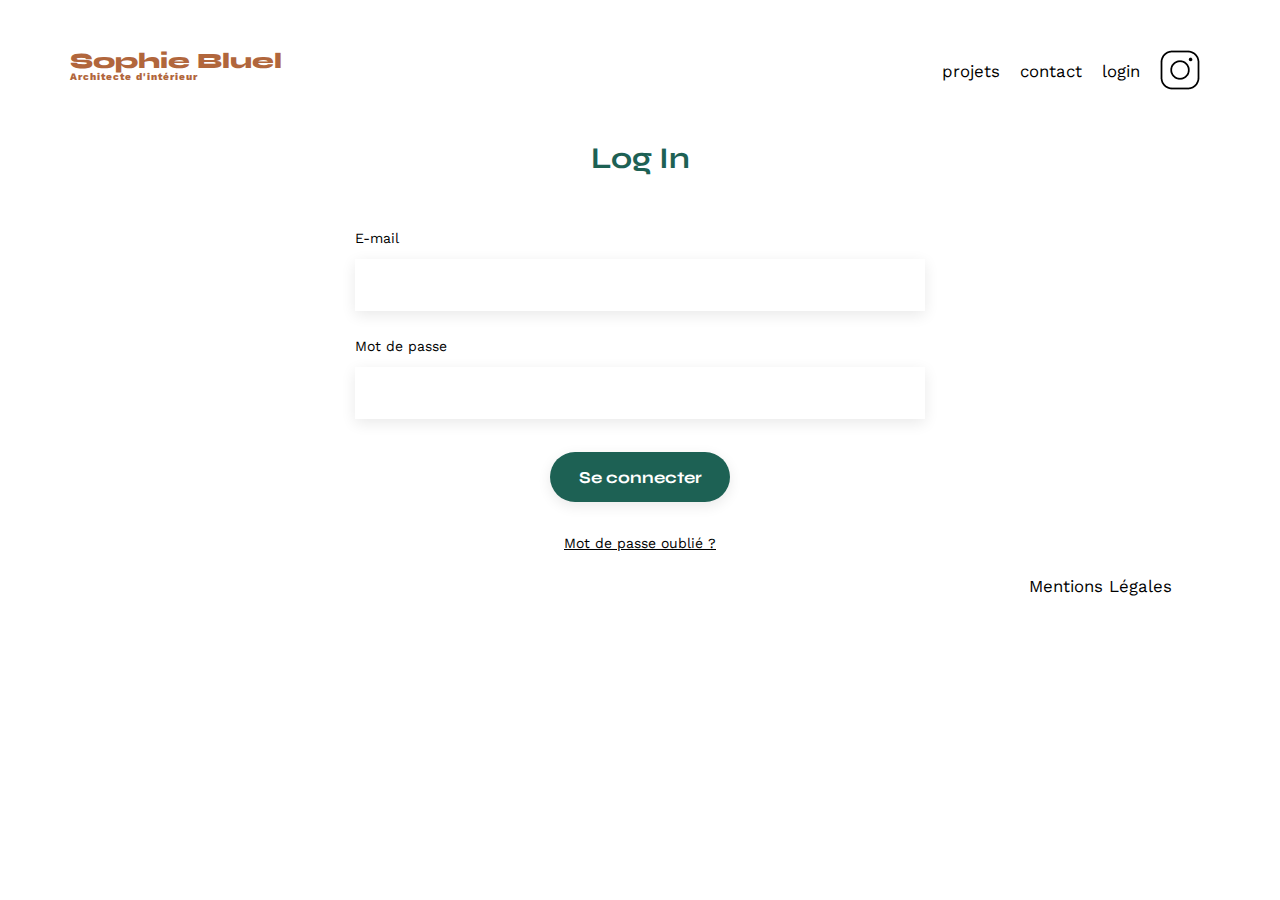
<file: FrontEnd/login.html>
<!DOCTYPE html>
<html lang="fr">
<head>
   <meta charset="UTF-8">
   <title>Sophie Bluel - Architecte d'intérieur</title>
   <meta name="viewport" content="width=device-width, initial-scale=1.0">
   <link rel="preconnect" href="https://fonts.googleapis.com">
   <link rel="preconnect" href="https://fonts.gstatic.com" crossorigin>
   <link href="https://fonts.googleapis.com/css2?family=Syne:wght@700;800&family=Work+Sans&display=swap" rel="stylesheet">
   <meta name="description" content="">
   <link rel="stylesheet" href="./assets/style.css">
   <script src="login.js" defer></script>
</head>
<body>
<header>
   <h1>Sophie Bluel <span>Architecte d'intérieur</span></h1>
   <nav>
       <ul>
           <li><a style="color: black; text-decoration: none;" href="index.html">projets</a></li>
           <li>contact</li>
           <li>login</li>
           <li><img src="./assets/icons/instagram.png" alt="Instagram"></li>
       </ul>
   </nav>
</header>
<main>
   <section id="login">
       <h2>Log In</h2>
       <form action="#" method="post" id="login-form">
           <label for="email">E-mail</label>
           <input type="text" name="email" id="email">
           <label for="password">Mot de passe</label>
           <input type="password" name="password" id="password">
           <input type="submit" value="Se connecter">
           <a href="#" style="text-align: center; color: black;">Mot de passe oublié ?</a>
       </form>
   </section>
</main>


<footer>
   <nav>
       <ul>
           <li>Mentions Légales</li>
       </ul>
   </nav>
</footer>
</body>
</html>
</file>
<file: FrontEnd/assets/style.css>
/* http://meyerweb.com/eric/tools/css/reset/
   v2.0 | 20110126
   License: none (public domain)
*/

html, body, div, span, applet, object, iframe,
h1, h2, h3, h4, h5, h6, p, blockquote, pre,
a, abbr, acronym, address, big, cite, code,
del, dfn, em, img, ins, kbd, q, s, samp,
small, strike, strong, sub, sup, tt, var,
b, u, i, center,
dl, dt, dd, ol, ul, li,
fieldset, form, label, legend,
table, caption, tbody, tfoot, thead, tr, th, td,
article, aside, canvas, details, embed,
figure, figcaption, footer, header, hgroup,
menu, nav, output, ruby, section, summary,
time, mark, audio, video {
	margin: 0;
	padding: 0;
	border: 0;
	font-size: 100%;
	font: inherit;
	vertical-align: baseline;
}
/* HTML5 display-role reset for older browsers */
article, aside, details, figcaption, figure,
footer, header, hgroup, menu, nav, section {
	display: block;
}
body {
	line-height: 1;
}
ol, ul {
	list-style: none;
}
blockquote, q {
	quotes: none;
}
blockquote:before, blockquote:after,
q:before, q:after {
	content: '';
	content: none;
}
table {
	border-collapse: collapse;
	border-spacing: 0;
}
/** end reset css**/
body {
	max-width: 1140px;
	margin:auto;
	font-family: 'Work Sans' ;
	font-size: 14px;
}
header {
	display: flex;
	justify-content: space-between;
	margin: 50px 0
}
section {
	margin: 50px 0
}

h1{
	display: flex;
	flex-direction: column;
	font-family: 'Syne';
	font-size: 22px;
	font-weight: 800;
	color: #B1663C
}

h1 > span {
	font-family: 'Work Sans';
	font-size:10px;
	letter-spacing: 0.1em;
;
}

h2{
	font-family: 'Syne';
	font-weight: 700;
	font-size: 30px;
	color: #1D6154
}
nav ul {
	display: flex;
	align-items: center;
	list-style-type: none;

}
nav li {
	padding: 0 10px;
	font-size: 1.2em;
}

li:hover {
	color: #B1663C;
}
#introduction {
	display: flex;
	align-items: center;
}
#introduction figure {
	flex: 1
}
#introduction img {
	display: block;
	margin: auto;
	width: 80%;
}

#introduction article {
	flex: 1
}
#introduction h2 {
	margin-bottom: 1em;
}

#introduction p {
	margin-bottom: 0.5em;
}
#portfolio h2 {
	text-align: center;
	margin-bottom: 1em;
}
.gallery {
	width: 100%;
	display: grid;
	grid-template-columns: 1fr 1fr 1fr;
	grid-column-gap: 20px;
	grid-row-gap: 20px;
}

.gallery img {
	width: 100%;

}
#contact {
	width: 50%;
margin: auto;
}
#contact > * {
	text-align: center;

}
#contact h2{
	margin-bottom: 20px;
}
#contact form {
	text-align: left;
	margin-top:30px;
	display: flex;
	flex-direction: column;
}

#contact input {
	height: 50px;
	font-size: 1.2em;
	border: none;
	box-shadow: 0px 4px 14px rgba(0, 0, 0, 0.09);
}
#contact label {
	margin: 2em 0 1em 0;
}
#contact textarea {
	border: none;
	box-shadow: 0px 4px 14px rgba(0, 0, 0, 0.09);
}

input[type="submit"]{
	font-family: 'Syne';
	font-weight: 700;
	color: white;
	background-color: #1D6154;
	margin : 2em auto ;
	width: 180px;
	text-align: center;
	border-radius: 60px ;
}

footer nav ul {
	display: flex;
	justify-content: flex-end;
	margin: 2em
}

/* Adding filters */
#filters {
display: flex; /* Flexbox des 4 éléments filtre */
justify-content: center;
width: 70%;
margin-left: auto;
margin-right: auto;
margin-bottom: 60px;
margin-top: 60px;
}
._filters { /* Encadrement des filtres */
font-family: 'Syne';
background-color: white;
color: #1D6154;
border: 0.15em #1D6154 solid;
padding: 9px 17px;
margin: 5px;
border-radius: 25px;
font-weight: bold;
}

._filters:hover{
background-color: #1D6154;
color: white
}

/*  Log In */
#login {
	width: 50%;
margin: auto;
}
#login > * {
	text-align: center;

}
#login h2{
	margin-bottom: 20px;
}
#login form {
	text-align: left;
	margin-top:30px;
	display: flex;
	flex-direction: column;
}

#login input {
	height: 50px;
	font-size: 1.2em;
	border: none;
	box-shadow: 0px 4px 14px rgba(0, 0, 0, 0.09);
}
#login label {
	margin: 2em 0 1em 0;
}
#login textarea {
	border: none;
	box-shadow: 0px 4px 14px rgba(0, 0, 0, 0.09);
}
/* Edit banner */
#edit {
	width: 100vw;
    display: flex;
    flex-direction: row;
    justify-content: center;
    align-items: center;
    background-color: black;
    height: 60px;
    margin-left: calc(-1 * ((100vw - 100%) / 2));
}
#edit > ul {
	width: 28%;
	display: flex;
	justify-content: space-between;
}
.editLi {
	color: white;
}
.editLi>a {
	color: white;
	text-decoration: none;
}
.editLi>i {
	color: white;
}
.editLi:hover {
	cursor: pointer;
	color: white;
}
#publishChanges{
	background-color: white;
	color: black;
	width: auto;
	border: 0.15em white solid;
	padding: 9px 17px;
	border-radius: 25px;
	font-weight: bold;
}
#editMode {
	padding: 9px 17px;
}
/* Modal */
.modal {
	position: fixed;
	display: flex;
	align-items: center;
	justify-content: center;
	top: 0;
	left: 0;
	width: 100%;
	height:100%;
	background: rgba(0, 0, 0, 0.8);
}
.modal-wrapper {
	overflow: auto;
	width: 600px;
	padding: 20px;
	max-width: calc(100vh - 20px);
	max-height: calc(100vh - 20px);
	background-color: #fff;
	border-radius: 10px;
}
.modal-wrapper h2{
	text-align: center;
	padding: 40px;
	font-family: 'Work Sans';
	font-weight: 100;
	color: black;
	font-size:x-large;
}
.works-modal {
	margin-left: 5%;
	margin-right: 5%;
	display: grid;
	grid-template-columns: 1fr 1fr 1fr 1fr 1fr;
	grid-column-gap: 10px;
	grid-row-gap: 20px;
	
}
.works-modal img {
	width: 80%;
}
.js-modal-close {
	display: flex;
	flex-direction: row;
	justify-content: flex-end;
	cursor: pointer;
}
.works-modal figure img {
	width: 100%;
}
.works-modal figure {
	width: 100%;
}
.fa-trash-can {
    color: white;
    position: relative;
    left: 72px;
    top: 30px;
    background-color: black;
    padding: 5px;
    border-radius: 3px;
	cursor: pointer;
}

.gallery-edit { /* Encadrement des filtres */
	font-family: 'Syne';
	background-color: white;
	color: #1D6154;
	width: 250px;
	border: 0.15em #1D6154 solid;
	padding: 9px 17px;
	margin: 5px;
	border-radius: 25px;
	font-weight: bold;
	}
	
.gallery-edit:hover{
	background-color: #1D6154;
	color: white
}
button#delete-gallery {
    font-weight: 100;
	border: none;
	background-color: white;
	color: red;
}

#gallery-edit-buttons {
    display: flex;
    flex-direction: column;
    justify-content: center;
    align-items: center;
}

hr {
	color: #B3B3B3;
	width: 530px;
	height: 0px;
	border: 1px solid #B3B3B3;
	margin: auto;
	margin-top: 30px;
	margin-bottom: 30px;
	text-align: center;
}
#gallery-edit-buttons>button{
	margin: 10px;
	cursor: pointer;
}
</file>
